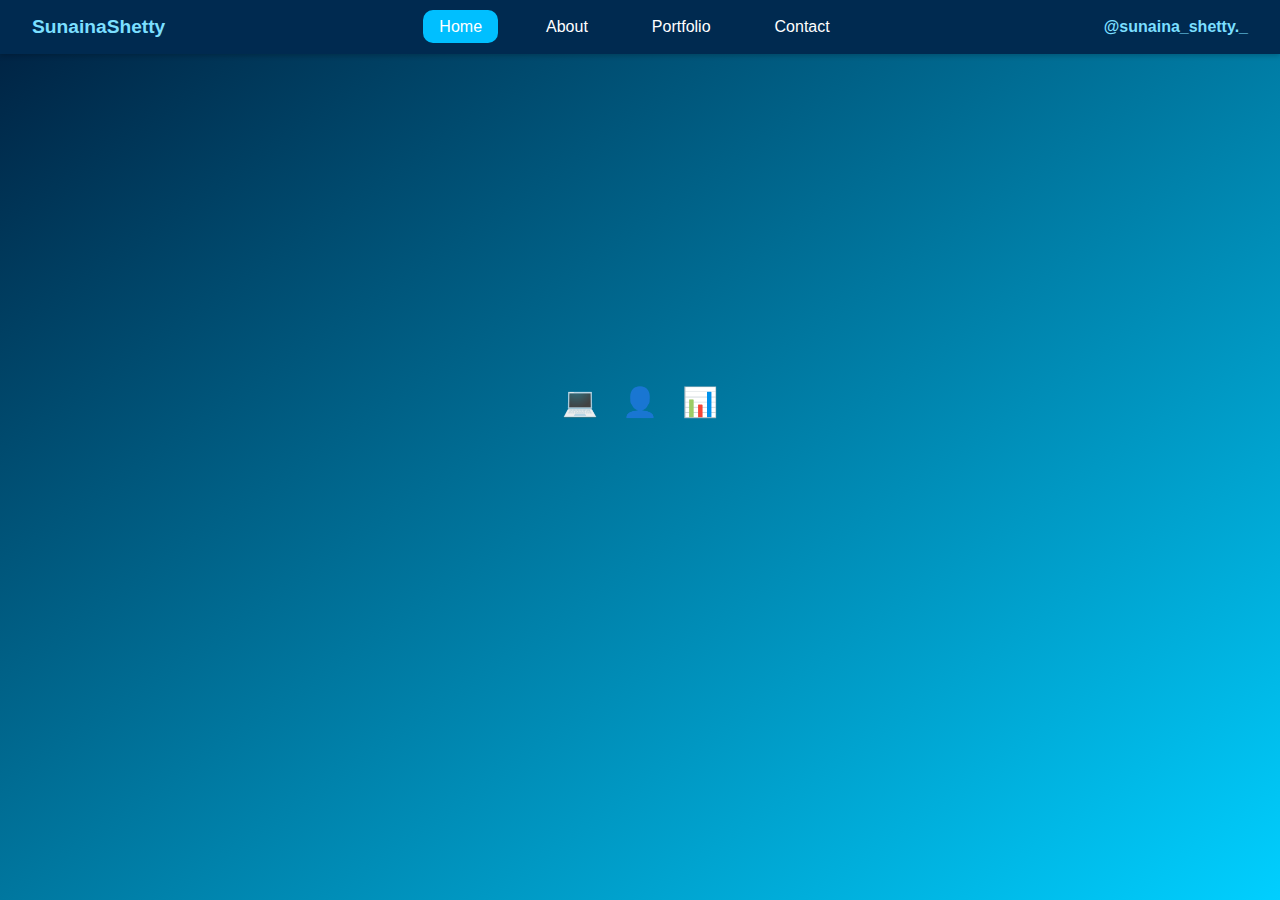
<file: index.html>
<!DOCTYPE html>
<html lang="en">

<head>
  <meta charset="UTF-8" />
  <meta name="viewport" content="width=device-width, initial-scale=1.0" />
  <title>Portfolio</title>
  <link rel="stylesheet" href="styles.css" />
</head>

<body>
  <header>
    <div class="navbar">
      <div class="logo">SunainaShetty</div>
      <nav>
        <ul>
          <li><a class="active" href="index.html">Home</a></li>
          <li><a href="about.html">About</a></li>
          <li><a href="#">Portfolio</a></li>
          <li><a href="#">Contact</a></li>
        </ul>
      </nav>
      <div class="username">@sunaina_shetty._</div>
    </div>
  </header>

  <main>
    <section class="hero">
      <h1 class="fade-in-text">
        Welcome To My<br />
        <span>Portfolio Website</span>
      </h1>
      <div class="icons">
        <span>💻</span>
        <span>👤</span>
        <span>📊</span>
      </div>
    </section>
  </main>

  <script>
    // Redirect after animation ends
    setTimeout(() => {
      window.location.href = "index2.html"; // Update if your about page name is different
    }, 3500);
  </script>
</body>

</html>
</file>
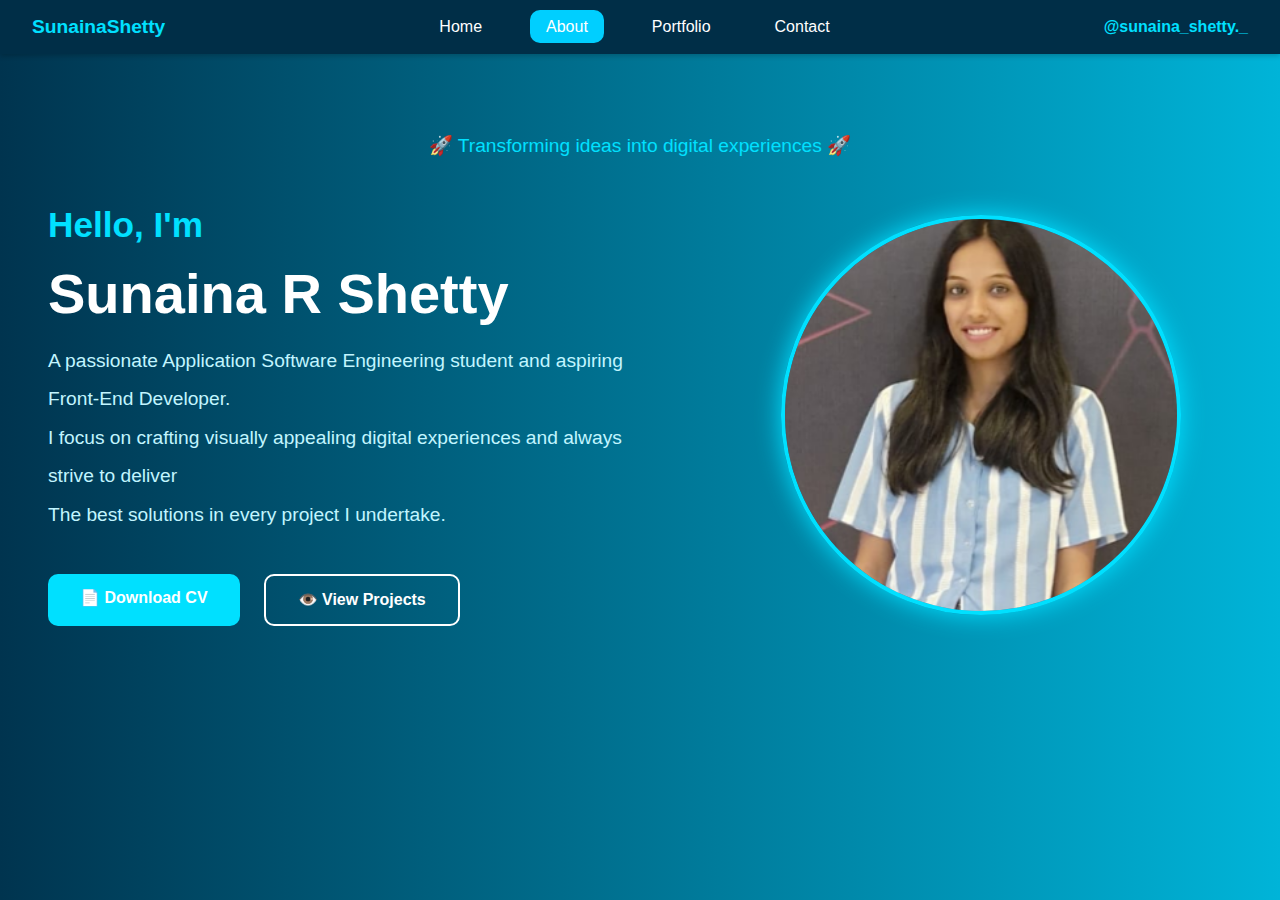
<file: about.html>
<!DOCTYPE html>
<html lang="en">

<head>
    <meta charset="UTF-8" />
    <meta name="viewport" content="width=device-width, initial-scale=1.0" />
    <title>About | Sunaina Shetty</title>
    <link rel="stylesheet" href="abstyles.css" />
</head>

<body>
    <header>
        <div class="navbar">
            <div class="logo">SunainaShetty</div>
            <nav>
                <ul>
                    <li><a href="index.html">Home</a></li>
                    <li><a class="active" href="about.html">About</a></li>
                    <li><a href="#">Portfolio</a></li>
                    <li><a href="#">Contact</a></li>
                </ul>
            </nav>
            <div class="username">@sunaina_shetty._</div>
        </div>
    </header>

    <!-- About Section -->
    <section class="about-section">
        <p class="subtitle">🚀 Transforming ideas into digital experiences 🚀</p>

        <div class="about-container">
            <div class="about-content">
                <h2 class="greeting">Hello, I'm</h2>
                <h1 class="name">Sunaina R Shetty</h1>
                <p class="description">
                    A passionate Application Software Engineering student and aspiring Front-End Developer.<br>
                    I focus on crafting visually appealing digital experiences and always strive to deliver<br>
                    The best solutions in every project I undertake.
                </p>

                <div class="buttons">
                    <a href="resume.pdf" download class="btn download">
                        📄 Download CV
                    </a>
                    <a href="#" class="btn view">
                        👁️ View Projects
                    </a>
                </div>
            </div>

            <div class="profile-pic">
                <img src="profile.png" alt="Sunaina R Shetty">
            </div>
        </div>
    </section>
</body>

</html>
</file>
<file: styles.css>
/* Reset and Base */
* {
  margin: 0;
  padding: 0;
  box-sizing: border-box;
}

body {
  background: linear-gradient(to bottom right, #001f3f, #00cfff);
  color: white;
  font-family: "Segoe UI", Tahoma, Geneva, Verdana, sans-serif;
  min-height: 100vh;
}

/* Navbar */
.navbar {
  display: flex;
  justify-content: space-between;
  align-items: center;
  background-color: #002a50;
  padding: 1rem 2rem;
  box-shadow: 0 2px 5px rgba(0, 0, 0, 0.2);
}

.logo {
  color: #7bdfff;
  font-weight: bold;
  font-size: 1.2rem;
}

.navbar nav ul {
  list-style: none;
  display: flex;
  gap: 2rem;
}

.navbar nav ul li a {
  text-decoration: none;
  color: white;
  font-weight: 500;
  padding: 0.5rem 1rem;
  border-radius: 10px;
  transition: 0.3s;
}

.navbar nav ul li a.active,
.navbar nav ul li a:hover {
  background-color: #00bfff;
  color: white;
}

.username {
  color: #7bdfff;
  font-weight: bold;
}

/* Hero Section */
.hero {
  text-align: center;
  margin-top: 15vh;
}

/* Animated Heading */
.fade-in-text {
  font-size: 4.5rem;
  font-weight: bold;
  opacity: 0;
  animation: fadeInUp 3s ease forwards;
}

.fade-in-text span {
  color: #00e0ff;
}

/* Icons below heading */
.icons {
  margin-top: 2rem;
  font-size: 1.8rem;
  display: flex;
  justify-content: center;
  gap: 1.5rem;
}

/* Animation Keyframes */
@keyframes fadeInUp {
  0% {
    opacity: 0;
    transform: translateY(50px);
  }
  100% {
    opacity: 1;
    transform: translateY(0);
  }
}

/* responsiveness */
/* ---------- Responsive: Samsung Galaxy S23 FE (≤430px) ---------- */
@media (max-width: 430px) {
  /* Navbar */
  .navbar {
    flex-direction: column;
    align-items: center;
    padding: 1rem;
  }

  .navbar nav ul {
    flex-direction: column;
    gap: 0.8rem;
    width: 100%;
    margin-top: 1rem;
    align-items: center;
  }

  .navbar nav ul li a {
    display: block;
    width: auto;
    padding: 0.6rem 1rem;
    font-size: 0.9rem;
  }

  .logo,
  .username {
    font-size: 1rem;
    text-align: center;
    width: 100%;
    margin-bottom: 0.5rem;
  }

  /* Hero Section */
  .hero {
    margin-top: 8vh;
    padding: 1rem;
  }

  .fade-in-text {
    font-size: 2.2rem;
    line-height: 2.5rem;
  }

  .icons {
    margin-top: 1.5rem;
    font-size: 1.3rem;
    flex-wrap: wrap;
    gap: 1rem;
  }
}
</file>
<file: abstyles.css>
/* Reset and base styles */
* {
  margin: 0;
  padding: 0;
  box-sizing: border-box;
}

body {
  font-family: "Segoe UI", sans-serif;
  background: linear-gradient(to bottom, #022b43, #011826);
  color: #fff;
  min-height: 100vh;
}

/* Navbar */
.navbar {
  display: flex;
  justify-content: space-between;
  align-items: center;
  background-color: #012030;
  padding: 1rem 2rem;
  box-shadow: 0 2px 5px rgba(0, 0, 0, 0.2);
}

.logo {
  color: #4dcfff;
  font-weight: bold;
  font-size: 1.2rem;
}

.navbar nav ul {
  list-style: none;
  display: flex;
  gap: 2rem;
}

.navbar nav ul li a {
  text-decoration: none;
  color: white;
  font-weight: 500;
  padding: 0.5rem 1rem;
  border-radius: 10px;
  transition: 0.3s;
}

.navbar nav ul li a.active,
.navbar nav ul li a:hover {
  background-color: #27b7ff;
  color: white;
}

.username {
  color: #4dcfff;
  font-weight: bold;
}

/* About Section */
.about-section {
  padding-top: 5rem;
  padding-bottom: 3rem;
  display: flex;
  flex-direction: column;
  align-items: center;
}

.subtitle {
  text-align: center;
  font-size: 1.1rem;
  color: #4dcfff;
  margin-bottom: 2rem;
}

.about-container {
  display: flex;
  align-items: center;
  justify-content: center;
  gap: 3rem;
  flex-wrap: wrap;
  padding: 0 2rem;
}

.about-content {
  flex: 1 1 400px;
  padding: 1rem;
  text-align: left;
}

.greeting {
  font-size: 2.2rem;
  color: #4dcfff;
  font-weight: 600;
}

.name {
  font-size: 3.5rem;
  font-weight: 700;
  margin: 1rem 0;
}

.description {
  font-size: 1.2rem;
  line-height: 2;
  color: #c2f5ff;
  margin-bottom: 2.5rem;
}

/* Buttons */
.buttons {
  display: flex;
  gap: 1.5rem;
  flex-wrap: wrap;
}

.btn {
  padding: 0.9rem 2rem;
  font-size: 1rem;
  font-weight: 600;
  border: 2px solid white;
  border-radius: 10px;
  text-decoration: none;
  display: inline-block;
  transition: all 0.3s ease;
}

.download {
  background-color: #00bbff;
  color: white;
  border: none;
}

.download:hover {
  background-color: #009ed1;
}

.view {
  background-color: transparent;
  color: white;
}

.view:hover {
  background-color: #ffffff10;
}

/* Profile Picture */
.profile-pic {
  flex: 1 1 300px;
  display: flex;
  justify-content: center;
  align-items: center;
}

.profile-pic img {
  width: 400px;
  height: 400px;
  object-fit: cover;
  border-radius: 50%;
  border: 4px solid #00bbff;
  box-shadow: 0 0 25px #00bbff;
}

body {
  font-family: "Segoe UI", sans-serif;
  background: linear-gradient(
    to right,
    #00344f,
    #00b4d8
  ); /* vibrant blue to teal */
  color: #ffffff;
  min-height: 100vh;
}

/* Navbar */
.navbar {
  display: flex;
  justify-content: space-between;
  align-items: center;
  background-color: #002e47; /* darker blue */
  padding: 1rem 2rem;
  box-shadow: 0 2px 5px rgba(0, 0, 0, 0.2);
}

.logo,
.username {
  color: #00e0ff; /* bright accent */
  font-weight: bold;
}

/* Active Nav */
.navbar nav ul li a.active,
.navbar nav ul li a:hover {
  background-color: #00cfff;
  color: white;
}

/* About Section */
.subtitle {
  text-align: center;
  font-size: 1.2rem;
  color: #00e0ff;
  margin-bottom: 2rem;
}

.greeting {
  font-size: 2.2rem;
  color: #00e0ff;
  font-weight: 600;
}

.name {
  font-size: 3.5rem;
  font-weight: 700;
  margin: 1rem 0;
}

.description {
  font-size: 1.2rem;
  line-height: 2;
  color: #c2f5ff;
  margin-bottom: 2.5rem;
}

/* Buttons */
.download {
  background-color: #00e0ff;
  color: white;
  border: none;
}

.download:hover {
  background-color: #00b4cc;
}

.view {
  background-color: transparent;
  color: white;
}

.view:hover {
  background-color: rgba(255, 255, 255, 0.1);
}

/* Profile Picture */
.profile-pic img {
  border: 4px solid #00e0ff;
  box-shadow: 0 0 25px #00e0ff;
}
</file>
